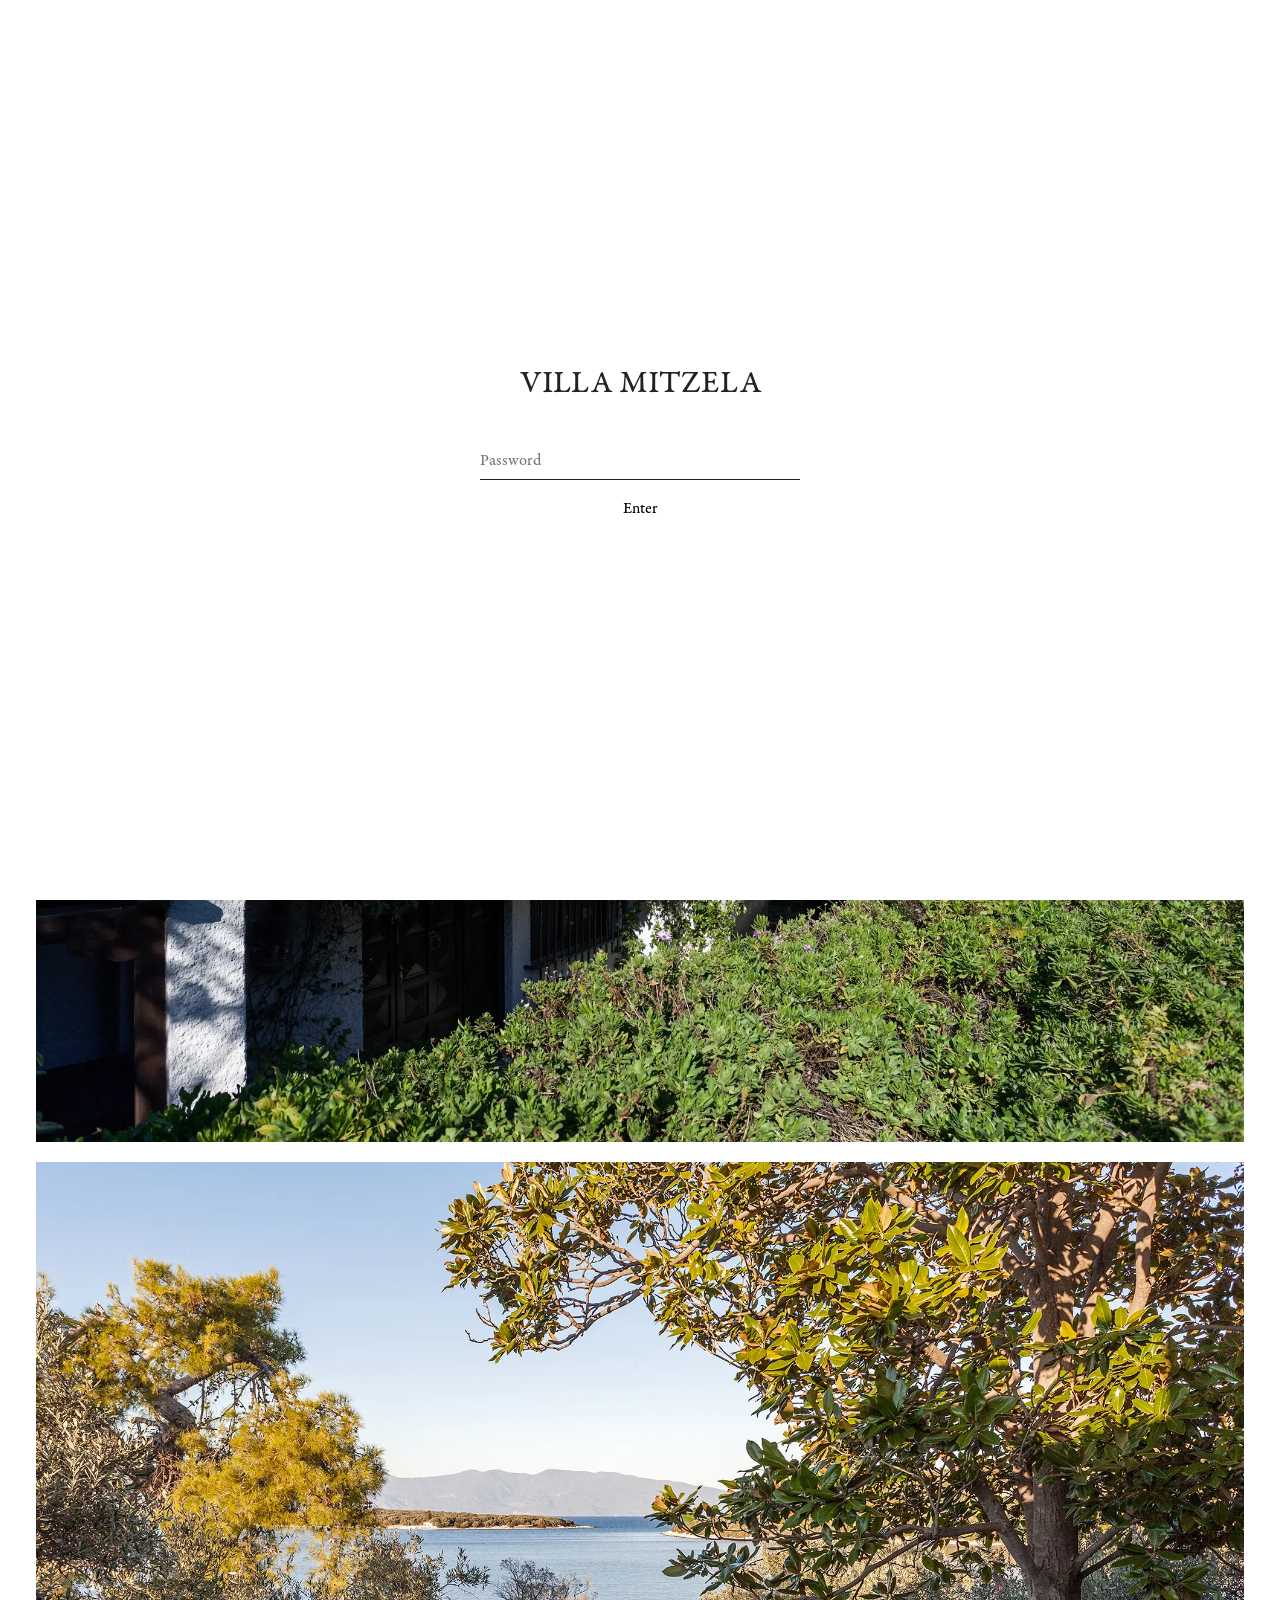
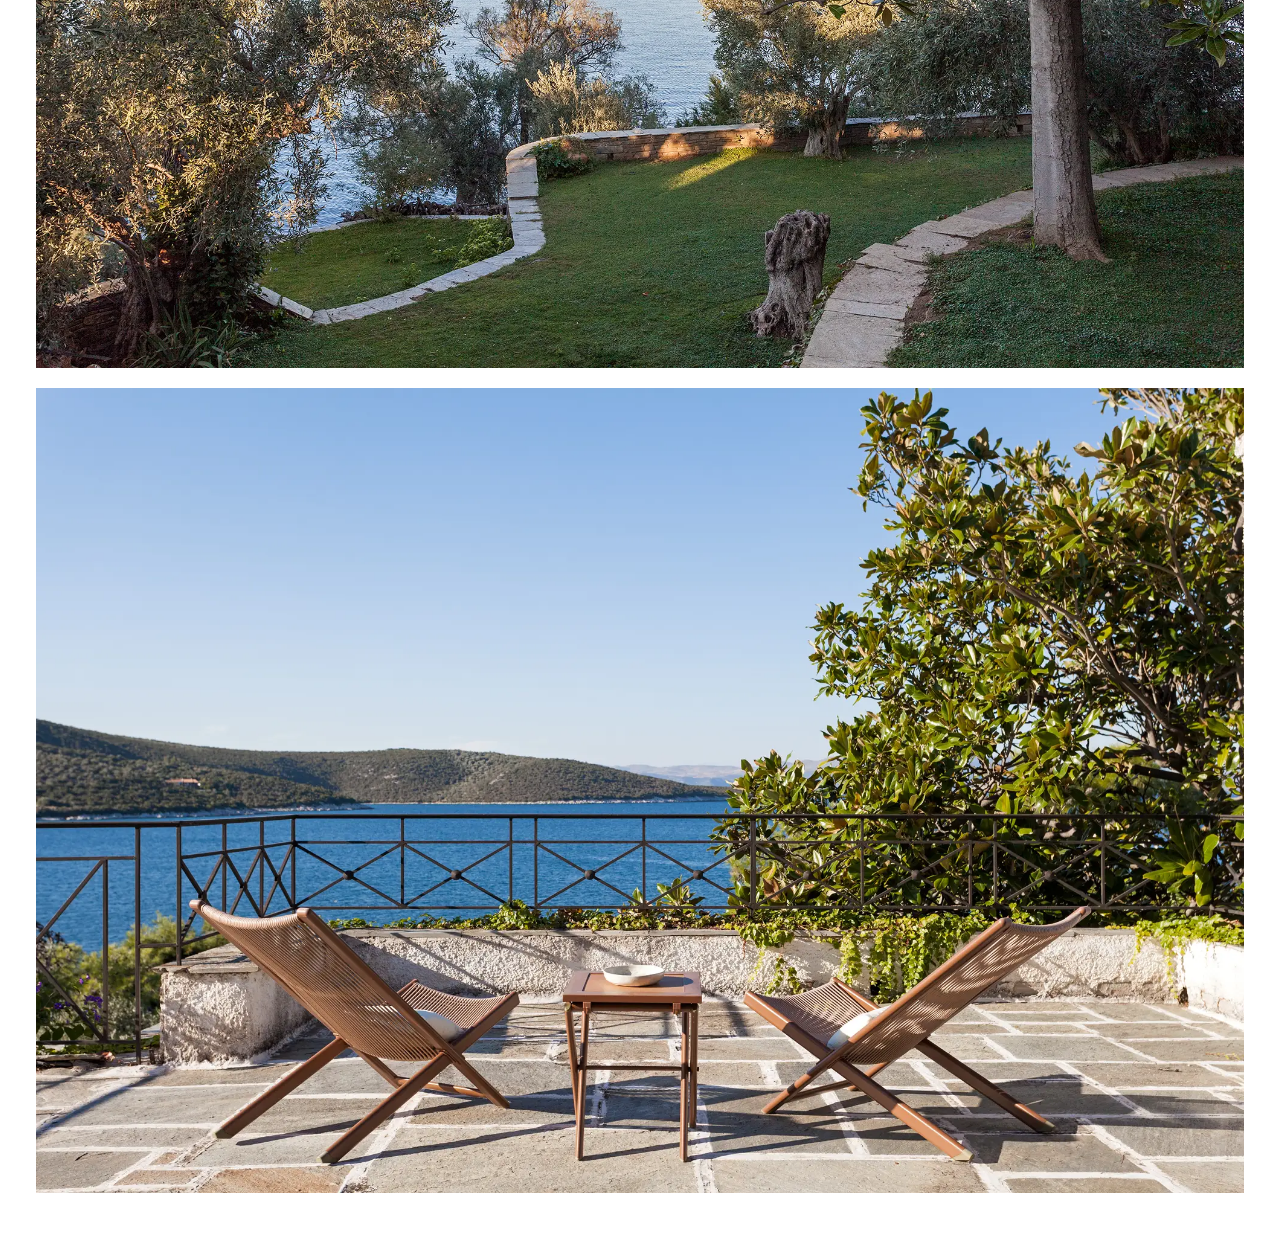
<file: index.html>
<!DOCTYPE html>

<html>

<head>
     <meta charset="UTF-8">
  <meta name="viewport" content="width=device-width, initial-scale=1.0">
  <title>Villa Mitzela</title>
  <link rel="stylesheet" href="style.css">
</head>

<body>

  <header class="top">

<div class="brand">
  <a href="index.html">VILLA <span>MITZELA</span></a>
</div>

<nav class="menu">

  <div class="menu-column">
    <a href="about.html"><span>I.</span> About</a>
    <a href="rooms.html"><span>II.</span> Rooms</a>
    <a href="amenities.html"><span>III.</span> Amenities</a>
  </div>

  <div class="menu-column">
    <a href="activities.html"><span>IV.</span> Activities</a>
    <a href="gallery.html"><span>V.</span> Gallery</a>
    <a href="events.html"><span>VI.</span> Events & Shoots</a>
  </div>

</nav>

  </header>


  <main class="room-page home-intro">

  <section class="room-copy">

    <p>
A six-bedroom family home overlooking the Pagasetic Gulf, with space for 14–18 guests. Just above the small seaside village of Mitzela (Amaliapolis), it is surrounded by gardens and has direct access to the sea. It has been a place for summers, gatherings, and celebrations for generations.
  </section>

</main>


  <div class="hero-image">
    <img src="images/MTZL_EXT_HS_10.webp" alt="Villa Mitzela">
  </div>

<div class="hero-image">
  <img src="images/MTZL_EXT_HS_9.webp" alt="Villa Mitzela">
</div>

<div class="hero-image">
  <img src="images/MTZL_INT_BDRM_ST_12.webp" alt="Villa Mitzela">
</div>

<footer class="footer">
<a href="https://www.instagram.com/villamitzela/" class="footer-instagram" target="_blank">Instagram</a>
<a href="availability_rates.html" class="footer-book">› Availability &amp; Rates</a>
</footer>


<script src="script.js"></script>
     
</body>

</html>
</file>
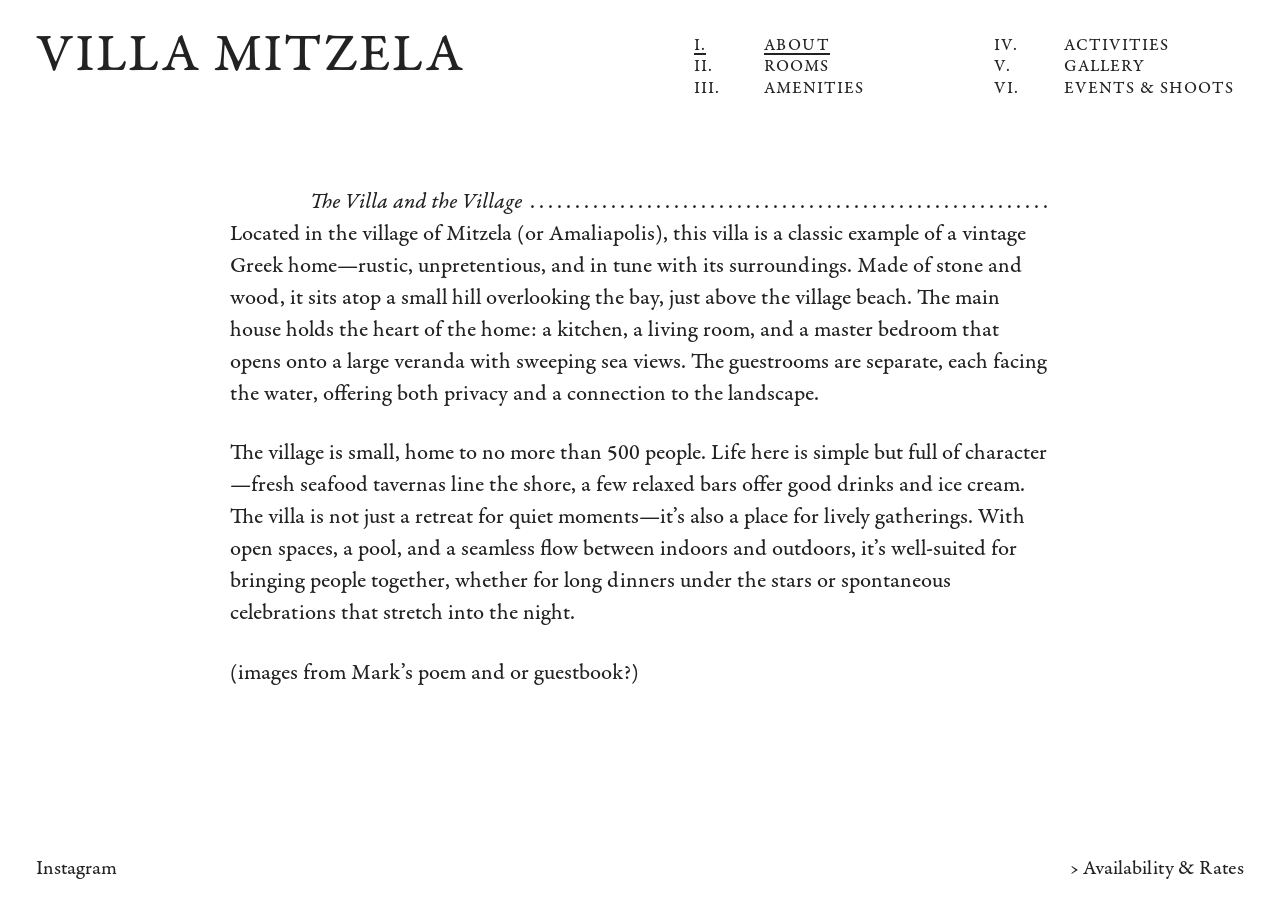
<file: about.html>
<!DOCTYPE html>

<html>

<head>
   <meta charset="UTF-8">
  <meta name="viewport" content="width=device-width, initial-scale=1.0">
  <title>Villa Mitzela — About</title>
  <link rel="stylesheet" href="style.css">
</head>

<body>

  <header class="top">

<div class="brand">
  <a href="index.html">VILLA <span>MITZELA</span></a>
</div>

<nav class="menu">

  <div class="menu-column">
    <a href="about.html" class="active"><span>I.</span> About</a>
    <a href="rooms.html"><span>II.</span> Rooms</a>
    <a href="amenities.html"><span>III.</span> Amenities</a>
  </div>

  <div class="menu-column">
    <a href="activities.html"><span>IV.</span> Activities</a>
    <a href="gallery.html"><span>V.</span> Gallery</a>
    <a href="events_shoots.html"><span>VI.</span> Events & Shoots</a>
  </div>

</nav>

  </header>


 
 <main class="room-page about-page">

  <section class="room-copy">

    <h1 class="room-title">
      The Villa and the Village
      <span class="dots">..............................................................................................</span>
    </h1>

    <p>
      Located in the village of <a href="YOUR-GOOGLE-MAPS-LINK"
  class="text-link-no-underline"
  target="_blank"
  rel="noopener noreferrer">Mitzela (or Amaliapolis)</a>, this villa is a classic example of a vintage Greek home—rustic, unpretentious, and in tune with its surroundings. Made of stone and wood, it sits atop a small hill overlooking the bay, just above the village beach. The main house holds the heart of the home: a kitchen, a living room, and a master bedroom that opens onto a large veranda with sweeping sea views. The guestrooms are separate, each facing the water, offering both privacy and a connection to the landscape.
    </p>

  
    <p>
      The village is small, home to no more than 500 people. Life here is simple but full of character—fresh seafood tavernas line the shore, a few relaxed bars offer good drinks and ice cream. The villa is not just a retreat for quiet moments—it’s also a place for lively gatherings. With open spaces, a pool, and a seamless flow between indoors and outdoors, it’s well-suited for bringing people together, whether for long dinners under the stars or spontaneous celebrations that stretch into the night.
    </p>


    <p>
(images from Mark’s poem and or guestbook?)    </p>
  </section>

</main>


   






  <!-- COPY YOUR EXISTING GALLERY + LIGHTBOX SCRIPT FROM rooms.html HERE -->



<footer class="footer">
<a href="https://www.instagram.com/villamitzela/" class="footer-instagram" target="_blank">Instagram</a>  
<a href="availability_rates.html" class="footer-book">› Availability &amp; Rates</a>
</footer>

</body>

</html>
</file>
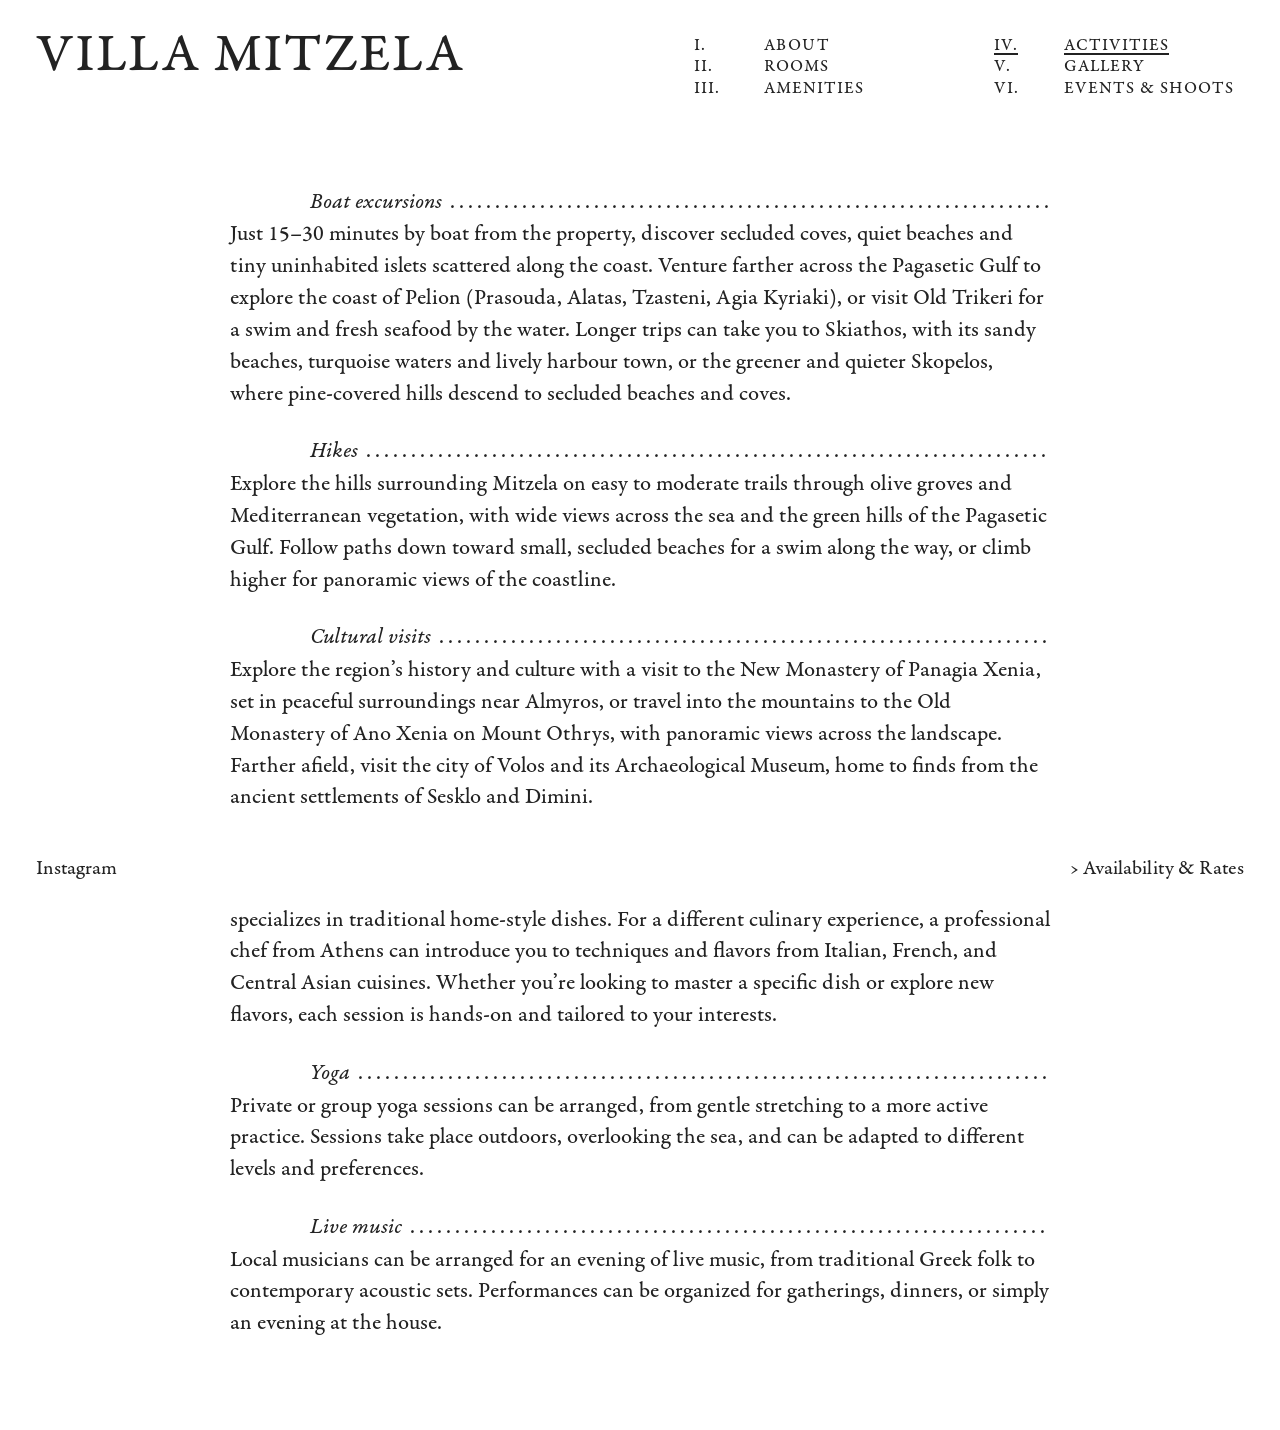
<file: activities.html>
<!DOCTYPE html>

<html>

<head>
   <meta charset="UTF-8">
  <meta name="viewport" content="width=device-width, initial-scale=1.0">
  <title>Villa Mitzela — About</title>
  <link rel="stylesheet" href="style.css">
</head>

<body>

  <header class="top">

<div class="brand">
  <a href="index.html">VILLA <span>MITZELA</span></a>
</div>

<nav class="menu">

  <div class="menu-column">
    <a href="about.html"><span>I.</span> About</a>
    <a href="rooms.html"><span>II.</span> Rooms</a>
    <a href="amenities.html"><span>III.</span> Amenities</a>
  </div>

  <div class="menu-column">
    <a href="activities.html" class="active"><span>IV.</span> Activities</a>
    <a href="gallery.html"><span>V.</span> Gallery</a>
    <a href="events_shoots.html"><span>VI.</span> Events & Shoots</a>
  </div>

</nav>

  </header>


 
 <main class="room-page">

  <section class="room-copy">

    <h1 class="room-title">
      Boat excursions
      <span class="dots">..............................................................................................</span>
    </h1>

    <p>
      Just 15–30 minutes by boat from the property, discover secluded coves, quiet beaches and tiny uninhabited islets scattered along the coast. Venture farther across the Pagasetic Gulf to explore the coast of Pelion (Prasouda, Alatas, Tzasteni, Agia Kyriaki), or visit Old Trikeri for a swim and fresh seafood by the water. Longer trips can take you to Skiathos, with its sandy beaches, turquoise waters and lively harbour town, or the greener and quieter Skopelos, where pine-covered hills descend to secluded beaches and coves.
    </p>


    <h1 class="room-title">
      Hikes
      <span class="dots">..............................................................................................</span>
    </h1>

    <p>
      Explore the hills surrounding Mitzela on easy to moderate trails through olive groves and Mediterranean vegetation, with wide views across the sea and the green hills of the Pagasetic Gulf. Follow paths down toward small, secluded beaches for a swim along the way, or climb higher for panoramic views of the coastline.
    </p>


    <h1 class="room-title">
      Cultural visits
      <span class="dots">..............................................................................................</span>
    </h1>

    <p>
      Explore the region’s history and culture with a visit to the New Monastery of Panagia Xenia, set in peaceful surroundings near Almyros, or travel into the mountains to the Old Monastery of Ano Xenia on Mount Othrys, with panoramic views across the landscape. Farther afield, visit the city of Volos and its Archaeological Museum, home to finds from the ancient settlements of Sesklo and Dimini.
    </p>


    <h1 class="room-title">
      Cooking classes
      <span class="dots">..............................................................................................</span>
    </h1>

    <p>
      Learn the fundamentals of Greek cuisine with Maria Apostolou, our local cook, who specializes in traditional home-style dishes. For a different culinary experience, a professional chef from Athens can introduce you to techniques and flavors from Italian, French, and Central Asian cuisines. Whether you’re looking to master a specific dish or explore new flavors, each session is hands-on and tailored to your interests.
    </p>


    <h1 class="room-title">
      Yoga
      <span class="dots">..............................................................................................</span>
    </h1>

    <p>
      Private or group yoga sessions can be arranged, from gentle stretching to a more active practice. Sessions take place outdoors, overlooking the sea, and can be adapted to different levels and preferences.
    </p>


    <h1 class="room-title">
      Live music
      <span class="dots">..............................................................................................</span>
    </h1>

    <p>
      Local musicians can be arranged for an evening of live music, from traditional Greek folk to contemporary acoustic sets. Performances can be organized for gatherings, dinners, or simply an evening at the house.
    </p>

  </section>

</main>


   






  <!-- COPY YOUR EXISTING GALLERY + LIGHTBOX SCRIPT FROM rooms.html HERE -->



<footer class="footer">
<a href="https://www.instagram.com/villamitzela/" class="footer-instagram" target="_blank">Instagram</a>  
<a href="availability_rates.html" class="footer-book">› Availability &amp; Rates</a>
</footer>

</body>

</html>
</file>
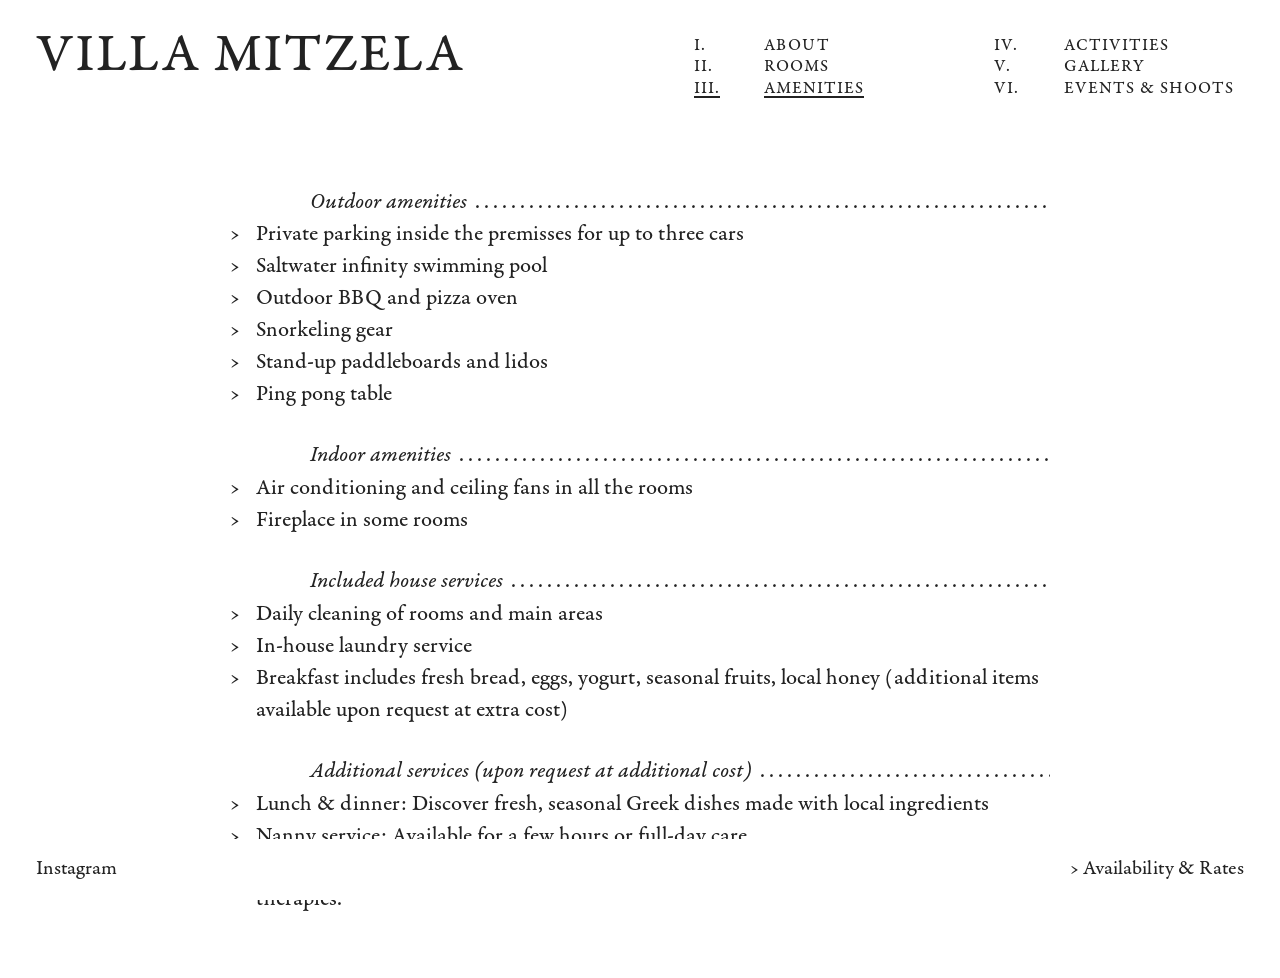
<file: amenities.html>
<!DOCTYPE html>

<html>

<head>
   <meta charset="UTF-8">
  <meta name="viewport" content="width=device-width, initial-scale=1.0">
  <title>Villa Mitzela — About</title>
  <link rel="stylesheet" href="style.css">
</head>

<body>

  <header class="top">

<div class="brand">
  <a href="index.html">VILLA <span>MITZELA</span></a>
</div>

 <nav class="menu">

  <div class="menu-column">
    <a href="about.html"><span>I.</span> About</a>
    <a href="rooms.html"><span>II.</span> Rooms</a>
    <a href="amenities.html" class="active"><span>III.</span> Amenities</a>
  </div>

  <div class="menu-column">
    <a href="activities.html"><span>IV.</span> Activities</a>
    <a href="gallery.html"><span>V.</span> Gallery</a>
    <a href="events_shoots.html"><span>VI.</span> Events & Shoots</a>
  </div>

</nav>

  </header>


 
<main class="room-page amenities-page">

  <section class="room-copy">

   
    <h1 class="room-title amenities-heading">
      Outdoor amenities
      <span class="dots">..............................................................................................</span>
    </h1>

    <ul class="amenities-list">
      <li>Private parking inside the premisses for up to three cars</li>
      <li>Saltwater infinity swimming pool</li>
      <li>Outdoor BBQ and pizza oven </li>
       <li>Snorkeling gear </li>
      <li>Stand-up paddleboards and lidos </li>
      <li>Ping pong table </li>
<br>
    </ul>


    <h1 class="room-title amenities-heading">
      Indoor amenities
      <span class="dots">..............................................................................................</span>
    </h1>

    <ul class="amenities-list">
      <li>Air conditioning and ceiling fans in all the rooms</li>
     <li>Fireplace in some rooms </li>
     <br>
    </ul>

     <h1 class="room-title">
      Included house services
      <span class="dots">..............................................................................................</span>
    </h1>

    <ul class="amenities-list">
      <li>Daily cleaning of rooms and main areas</li>
      <li>In-house laundry service</li>
      <li>Breakfast includes fresh bread, eggs, yogurt, seasonal fruits, local honey (additional items available upon request at extra cost)</li>
    <br>
    </ul>

    <h1 class="room-title amenities-heading">
      Additional services (upon request at additional cost)
      <span class="dots">..............................................................................................</span>
    </h1>

<ul class="amenities-list">
      <li>Lunch & dinner: Discover fresh, seasonal Greek dishes made with local ingredients
</li>
      <li>Nanny service: Available for a few hours or full-day care</li>
      <li>Massage: Enjoy a range of massage treatments, from deep tissue to more relaxing therapies. </li>
 
 
    </ul>



  </section>

</main>


   






  <!-- COPY YOUR EXISTING GALLERY + LIGHTBOX SCRIPT FROM rooms.html HERE -->



<footer class="footer">
<a href="https://www.instagram.com/villamitzela/" class="footer-instagram" target="_blank">Instagram</a>  
<a href="availability_rates.html" class="footer-book">› Availability &amp; Rates</a>
</footer>

</body>

</html>
</file>
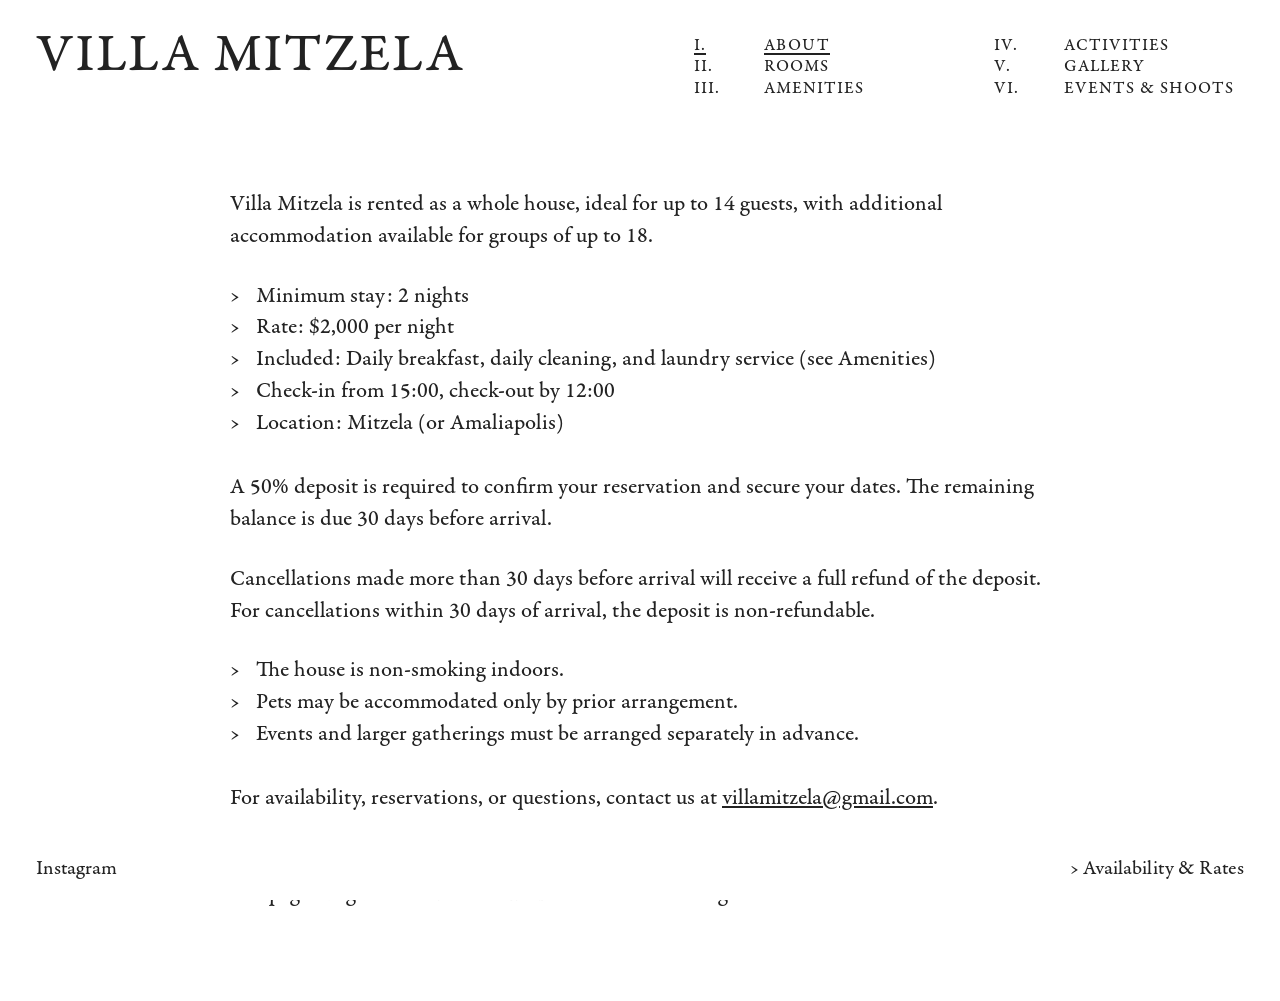
<file: availability_rates.html>
<!DOCTYPE html>

<html>

<head>
   <meta charset="UTF-8">
  <meta name="viewport" content="width=device-width, initial-scale=1.0">
  <title>Villa Mitzela — About</title>
  <link rel="stylesheet" href="style.css">
</head>

<body>

  <header class="top">

<div class="brand">
  <a href="index.html">VILLA <span>MITZELA</span></a>
</div>

<nav class="menu">

  <div class="menu-column">
    <a href="about.html" class="active"><span>I.</span> About</a>
    <a href="rooms.html"><span>II.</span> Rooms</a>
    <a href="amenities.html"><span>III.</span> Amenities</a>
  </div>

  <div class="menu-column">
    <a href="activities.html"><span>IV.</span> Activities</a>
    <a href="gallery.html"><span>V.</span> Gallery</a>
    <a href="events_shoots.html"><span>VI.</span> Events & Shoots</a>
  </div>

</nav>

  </header>


 
<main class="room-page">

  <section class="room-copy">

    <p>
Villa Mitzela is rented as a whole house, ideal for up to 14 guests, with additional accommodation available for groups of up to 18.
    </p>


   <ul class="amenities-list">
      <li>Minimum stay: 2 nights</li>
      <li>Rate: $2,000 per night</li>
      <li>Included: Daily breakfast, daily cleaning, and laundry service (see <a href="amenities.html" class="text-link-no-underline">Amenities</a>)<br>
</li>
      <li>Check-in from 15:00, check-out by 12:00</li>
<li>
  Location: <a href="https://maps.app.goo.gl/nGcGNdhtmCu3EaqX7"
    class="text-link-no-underline"
    target="_blank"
    rel="noopener noreferrer">Mitzela (or Amaliapolis)</a>
</li>
    </ul>

   <br>


    <p>
      A 50% deposit is required to confirm your reservation and secure your dates.
      The remaining balance is due 30 days before arrival.
    </p>


    <p>
      Cancellations made more than 30 days before arrival will receive a full refund
      of the deposit. For cancellations within 30 days of arrival, the deposit is
      non-refundable.
    </p>



    <ul class="amenities-list">
      <li>The house is non-smoking indoors.</li>
      <li>Pets may be accommodated only by prior arrangement.</li>
      <li>Events and larger gatherings must be arranged separately in advance.</li>
    </ul>


   

    <p><br>
      For availability, reservations, or questions, contact us at
      <a href="mailto:villamitzela@gmail.com">villamitzela@gmail.com</a>.
   
   
 <br><br>
(**the email is temporary until i can get the booking calendar working. Also all the info on this page are guesses of mine so lmk what needs to change.
   
   
    </p>

  </section>

</main>


   






  <!-- COPY YOUR EXISTING GALLERY + LIGHTBOX SCRIPT FROM rooms.html HERE -->



<footer class="footer">
<a href="https://www.instagram.com/villamitzela/" class="footer-instagram" target="_blank">Instagram</a>  
<a href="availability_rates.html" class="footer-book">› Availability &amp; Rates</a>
</footer>

</body>

</html>
</file>
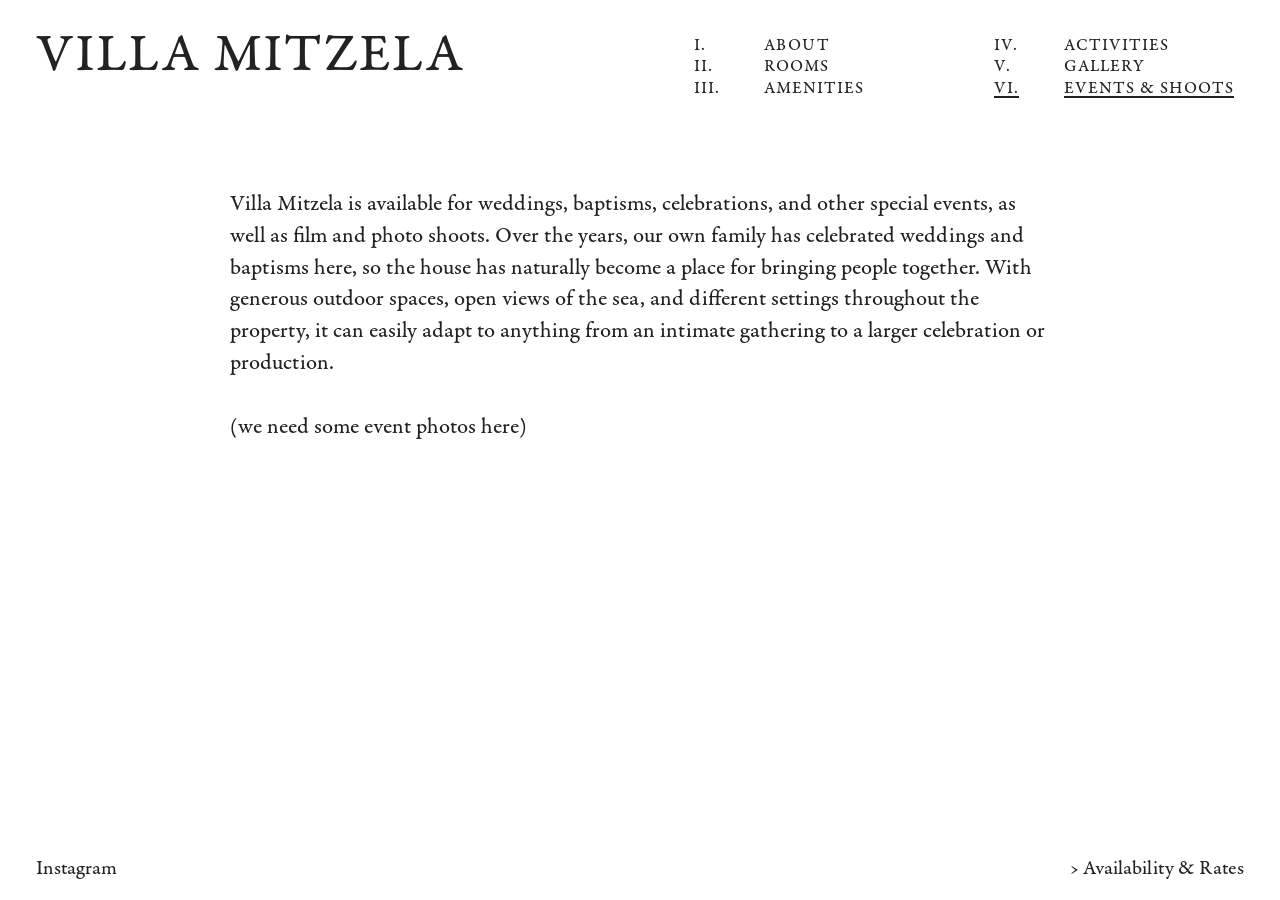
<file: events_shoots.html>
<!DOCTYPE html>

<html>

<head>
   <meta charset="UTF-8">
  <meta name="viewport" content="width=device-width, initial-scale=1.0">
  <title>Villa Mitzela — About</title>
  <link rel="stylesheet" href="style.css">
</head>

<body>

  <header class="top">

<div class="brand">
  <a href="index.html">VILLA <span>MITZELA</span></a>
</div>

<nav class="menu">

  <div class="menu-column">
    <a href="about.html"><span>I.</span> About</a>
    <a href="rooms.html"><span>II.</span> Rooms</a>
    <a href="amenities.html"><span>III.</span> Amenities</a>
  </div>

  <div class="menu-column">
    <a href="activities.html"><span>IV.</span> Activities</a>
    <a href="gallery.html"><span>V.</span> Gallery</a>
    <a href="events_shoots.html" class="active"><span>VI.</span> Events & Shoots</a>
  </div>

</nav>

  </header>


 
 <main class="room-page about-page">

  <section class="room-copy">

    


    <p>
Villa Mitzela is available for weddings, baptisms, celebrations, and other special events, as well as film and photo shoots. Over the years, our own family has celebrated weddings and baptisms here, so the house has naturally become a place for bringing people together. With generous outdoor spaces, open views of the sea, and different settings throughout the property, it can easily adapt to anything from an intimate gathering to a larger celebration or production.
    <br><br>
  
    (we need some event photos here)

</p>

  
   
  </section>

</main>


   






  <!-- COPY YOUR EXISTING GALLERY + LIGHTBOX SCRIPT FROM rooms.html HERE -->



<footer class="footer">
<a href="https://www.instagram.com/villamitzela/" class="footer-instagram" target="_blank">Instagram</a>  
<a href="availability_rates.html" class="footer-book">› Availability &amp; Rates</a>
</footer>

</body>

</html>
</file>
<file: style.css>
@font-face {
  font-family: "Garamond Premier Pro Caption";
  src: url("fonts/GaramondPremrPro-Capt.otf") format("opentype");
  font-weight: normal;
  font-style: normal;
}

@font-face {
  font-family: "Garamond Premier Pro Caption";
  src: url("fonts/GaramondPremrPro-ItCapt.otf") format("opentype");
  font-weight: normal;
  font-style: italic;
}

@font-face {
  font-family: "Garamond Premier Pro Caption";
  src: url("fonts/GaramondPremrPro-SmbdCapt.otf") format("opentype");
  font-weight: bold;
  font-style: normal;
}

/* Makes width calculations predictable */
* {
  box-sizing: border-box;
}

html,
body {
  margin: 0;
  width: 100%;
}

body {
  background: #ffffff;
  color: #222;
  font-family: "Garamond Premier Pro Caption", serif;

    padding-bottom: 61px;
}


/* -------------------------
   PAGE
------------------------- */

.top,
.hero-image {
  margin-left: 36px;
  margin-right: 36px;
}


/* -------------------------
   HEADER
------------------------- */

.top {
  padding-top: 36px;

  display: grid;
  grid-template-columns: 1fr 550px;
  align-items: start;
}

.brand {
  font-size: 55px;
  line-height: 0.8;
  letter-spacing: 1px;
}

.brand a {
  color: inherit;
  text-decoration: none;
}

/* -------------------------
   MENU
------------------------- */

.menu {
  display: grid;
  grid-template-columns: 1fr 1fr;
  column-gap: 50px;
}

.menu-column {
  display: flex;
  flex-direction: column;
}

.menu a {
  display: grid;
  grid-template-columns: 70px 1fr;

  color: inherit;
  text-decoration: none;

  font-size: 17px;
  line-height: 1.25;
  letter-spacing: 1px;
  text-transform: uppercase;
}

.menu a span {
  display: block;
}


.menu a:hover,
.menu a.active {
  text-decoration: underline;
  text-decoration-thickness: 1.5px;
  text-underline-offset: 3px;
}


  /*
.menu a:hover,
.menu a.active {
  background-image: linear-gradient(#222, #222);
  background-size: 100% 1.5px;
background-position: left calc(100% - 3px);
  background-repeat: no-repeat;
  
}
  */
/* -------------------------
   IMAGE
------------------------- */

.hero-image {
  margin: 20px 36px 0 36px;
}

.top + .hero-image {
  margin-top: 35px;
}

.hero-image img {
  display: block;
  width: 100%;
  height: auto;
}

.about-page {
  min-height: 0;
}



/* -------------------------
   AMENITIES
------------------------- */

.amenities-list {
  margin: 0;
  padding: 0;
  list-style: none;
}

.amenities-list li {
  position: relative;
  padding-left: 26px;
  margin-bottom: 0px;
}

.amenities-list li::before {
  content: "›";
  position: absolute;
  left: 0;
}

.amenities-list li:last-child {
  margin-bottom: 0;
}

.amenities-heading {
  margin-top: 50px;
}

.paid-service {
  margin-top: 28px;
}

.paid-service p:first-child {
  margin-bottom: 4px;
}

/* -------------------------
   GALLERY PAGE
------------------------- */

.gallery-page {
  padding-top: 90px;
}

.gallery-section {
  margin-bottom: 90px;
}

.gallery-title {
  width: 820px;
  max-width: 100%;

  margin: 0 auto;
}

.gallery-section .room-gallery {
  margin-top: 24px;
}


/* -------------------------
   ROOMS
------------------------- */

.room-page {
  margin: 0 36px;
  min-height: calc(100vh - 150px);
}

.about-page {
  min-height: 0;
}

.room-copy {
  width: 820px;
  max-width: 100%;
  margin-left: auto;
  margin-right: auto;
  padding-top: 90px;

  font-size: 22px;
  line-height: 1.45;
}


.room-title {
  display: flex;
  align-items: baseline;
  margin: 0 0 4px 80px;

  font-size: 22px;
  font-weight: normal;
  font-style: italic;
  line-height: 1.2;
}

.dots {
  flex: 1;
  margin-left: 8px;

  font-style: normal;
  font-size: 22px;
  line-height: 1;
  letter-spacing: 4px;

  white-space: nowrap;
  overflow: hidden;
}

.room-copy p {
  margin-top: 0;
  margin-bottom: 28px;
}

.room-copy a {
  color: inherit;
}


.room-copy a.text-link-no-underline {
  text-decoration: none;
}

.room-copy a.text-link-no-underline:hover {
  text-decoration: underline;
  text-decoration-thickness: 1.5px;
  text-underline-offset: 3px;
}

.room-details {
  margin-top: 28px;
  margin-left: 80px;
}

.room-details p {
  margin-bottom: 2px;
}

.room-details ul {
  margin: 0;
  padding: 0;
  list-style: none;
}

.room-details li::before {
  content: " ";
}

.room-gallery {
  margin-top: 60px;
  width: 100%;
}

.gallery-row {
  display: flex;
  width: 100%;
  gap: 5px;
  margin-bottom: 5px;
}

.gallery-row img {
  display: block;
  flex: none;
  cursor: pointer;
}


.room-gallery + .room-copy {
  padding-top: 90px;
}

/* -------------------------
   HOME INTRO
------------------------- */

.home-intro {
  min-height: 0;
}

.home-intro .room-copy {
  padding-top: 90px;
  padding-bottom: 0;
}

.home-intro .room-copy p {
  margin-bottom: 0;
}

.home-intro + .hero-image {
  margin-top: 20px;
}

/* -------------------------
   LIGHTBOX
------------------------- */


.room-gallery img {
  cursor: pointer;
}

.lightbox {
  position: fixed;
  inset: 0;
  z-index: 1000;

  display: none;
  align-items: center;
  justify-content: center;

  background: rgba(255, 255, 255, 255);
  padding: 36px;

  cursor: pointer;
}

.lightbox.active {
  display: flex;
}

.lightbox img {
  display: block;

  max-width: 100%;
  max-height: 100%;

  width: auto;
  height: auto;
}

.lightbox-arrow {
  position: absolute;
  top: 50%;
  transform: translateY(-50%);

  border: 0;
  padding: 20px;

  background: none;
  color: #222;

  font-family: "Garamond Premier Pro Caption", serif;
  font-size: 50px;

  cursor: pointer;
}

.lightbox-prev {
  left: 20px;
}

.lightbox-next {
  right: 20px;
}


/* -------------------------
   FOOTER
------------------------- */

.footer {
  position: fixed;
  left: 0;
  right: 0;
  bottom: 0;
  z-index: 500;

  display: flex;
  justify-content: space-between;
  align-items: baseline;

  padding: 18px 36px;

  background: #ffffff;

  font-size: 20px;
  line-height: 1.25;
}

.footer a {
  color: inherit;
  text-decoration: none;
}

.footer a:hover {
  text-decoration: underline;
  text-decoration-thickness: 1.5px;
  text-underline-offset: 3px;
}


/* -------------------------
   RESPONSIVE — TABLET
------------------------- */

@media (max-width: 1100px) {

  .top {
    grid-template-columns: 1fr 430px;
  }

  .menu {
    column-gap: 30px;
  }

  .menu a {
    grid-template-columns: 55px 1fr;
  }

}


/* -------------------------
   RESPONSIVE — MOBILE
------------------------- */

@media (max-width: 700px) {

  .brand span {
    display: block;
  }

  .top,
  .hero-image,
  .room-page {
    margin-left: 18px;
    margin-right: 18px;
  }

  .top {
    display: block;
  }

  .menu {
    margin-top: 28px;
  }

}






/* Temporary password screen */

/* Temporary password screen */

#password-screen {
  position: fixed;
  inset: 0;
  z-index: 99999;
  background: #fff;
  display: flex;
  align-items: center;
  justify-content: center;
}

.password-box {
  width: 320px;
  text-align: center;
}

.password-title {
  font-family: "Garamond Premier Pro Caption";
  font-size: 32px;
  margin-bottom: 40px;
}

#site-password {
  width: 100%;
  box-sizing: border-box;
  border: 0;
  border-bottom: 1px solid #222;
  border-radius: 0;
  padding: 8px 0;
  background: transparent;
  font: inherit;
  outline: none;
}

#password-submit {
  margin-top: 20px;
  border: 0;
  background: none;
  padding: 0;
  font: inherit;
  cursor: pointer;
}

#password-error {
  margin-top: 15px;
  font-size: 14px;
}
</file>
